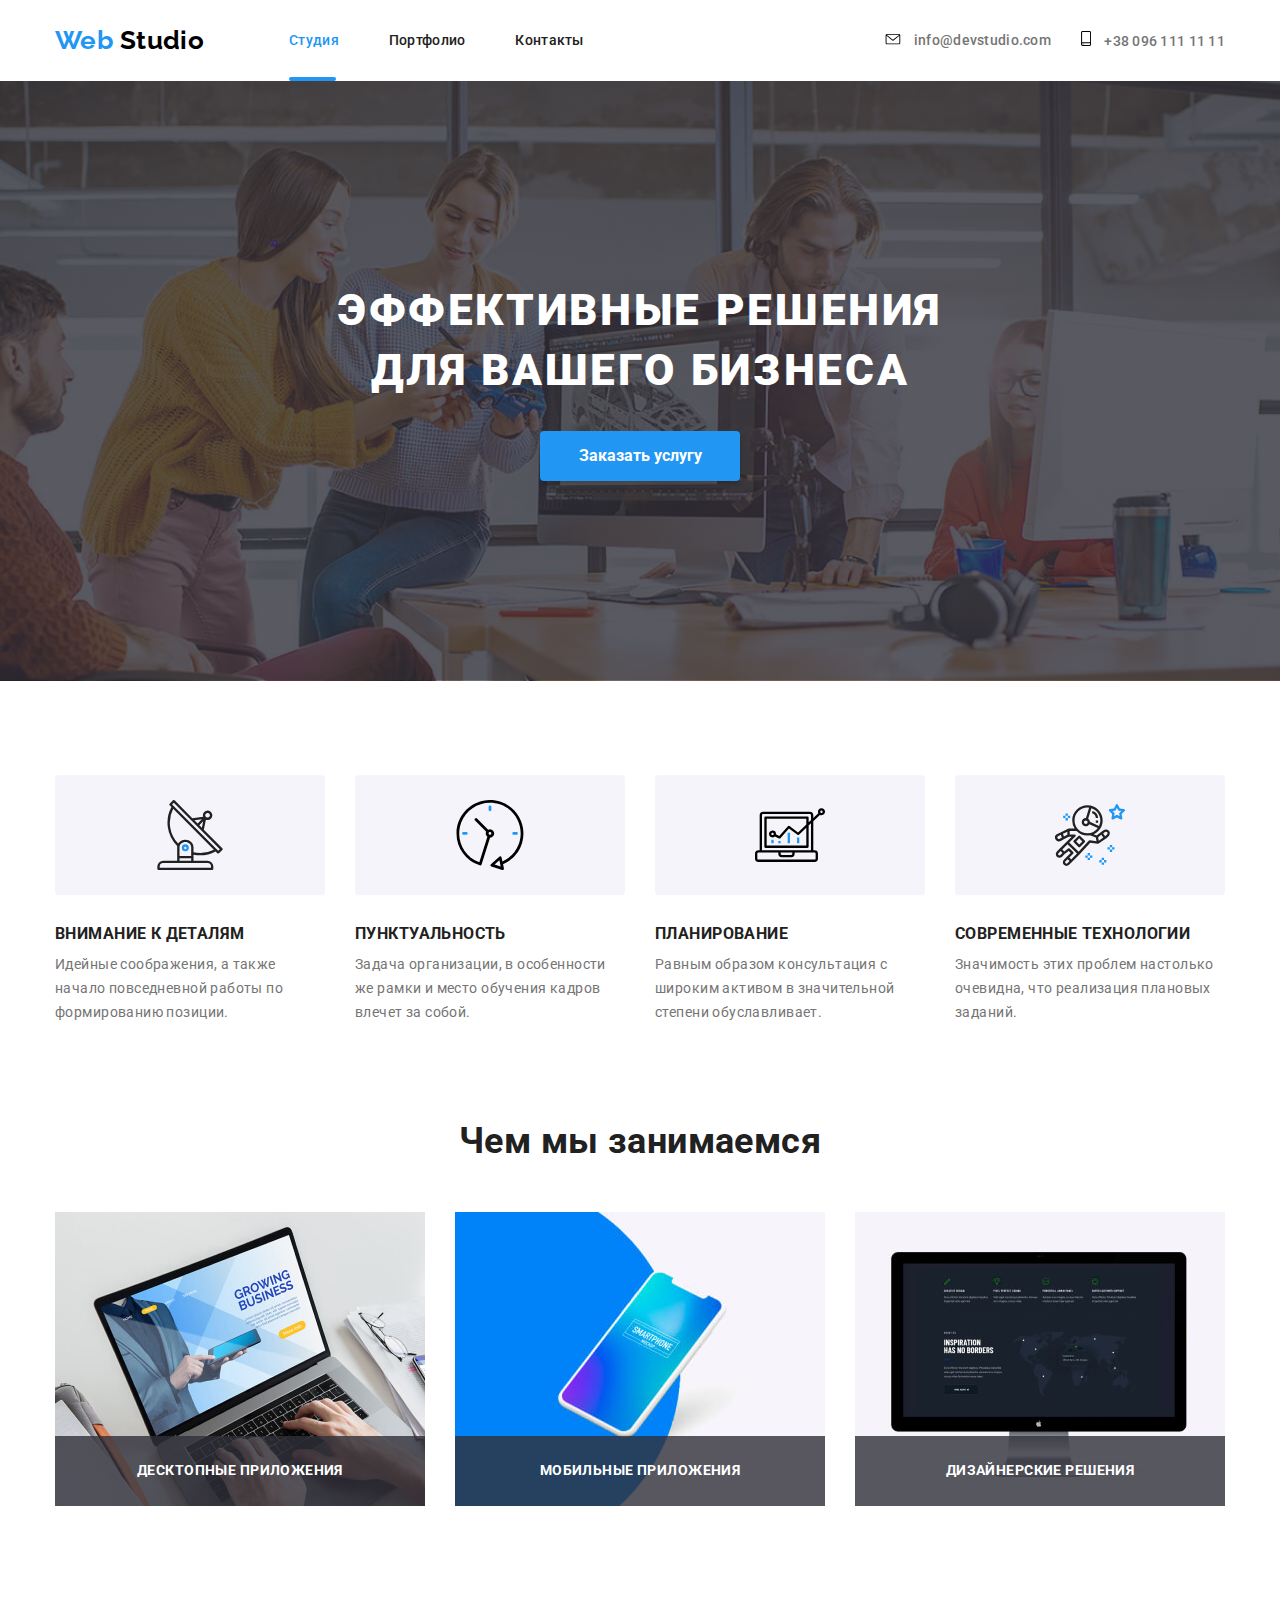
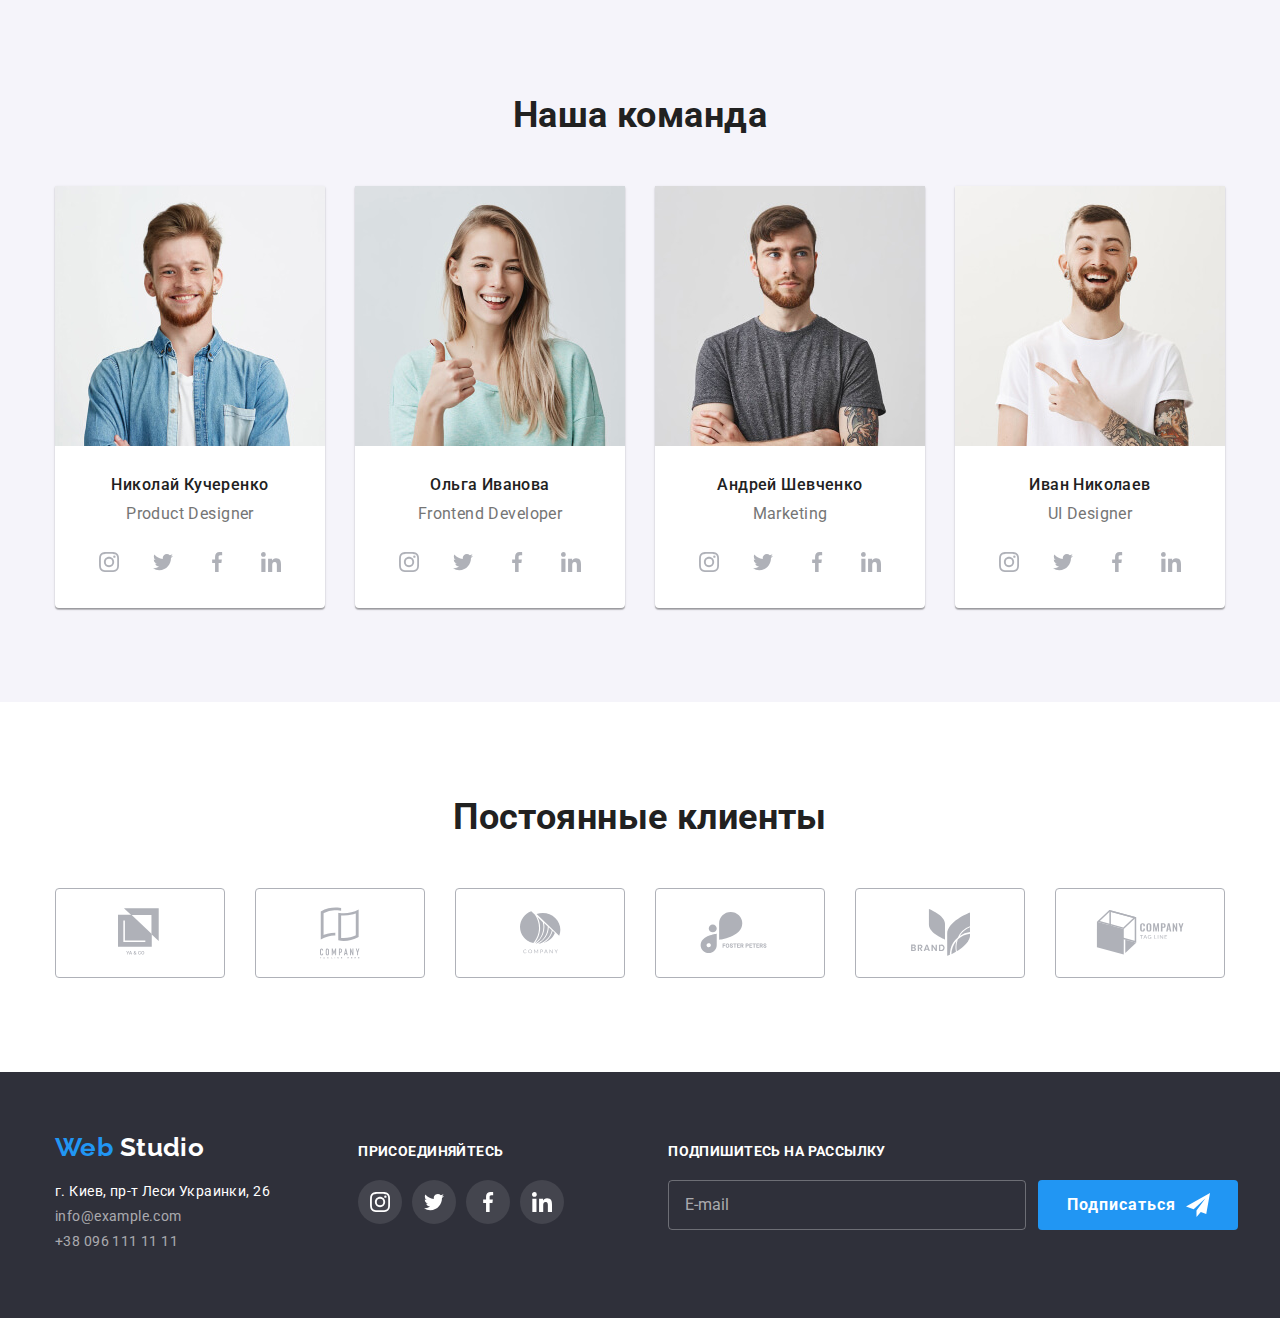
<file: index.html>
<!DOCTYPE html>
<html lang="ru">
  <head>
    <meta charset="UTF-8" />
    <meta name="viewport" content="width=device-width, initial-scale=1.0" />
    <title>Веб Студия</title>
    <link
      href="https://fonts.googleapis.com/css2?family=Raleway:wght@700&family=Roboto:wght@400;500;700;900&display=swap"
      rel="stylesheet"
    />
    <link rel="stylesheet" href="./css/normalize.css" />
    <link rel="stylesheet" href="./css/styles.css" />
  </head>
  <body>
    <!-- Шапка сайта -->
    <header class="header">
      <div class="container">
        <nav class="navigation">
          <a class="logo link" href="./index.html" lang="en"
            ><span class="logo-blue-word link">Web</span> Studio</a
          >
          <ul class="navigation-list list">
            <li class="navigation-list-item current-main">
              <a class="navigation-list-link link" href="./index.html"
                >Студия</a
              >
            </li>
            <li class="navigation-list-item">
              <a class="navigation-list-link link" href="./portfolio.html"
                >Портфолио</a
              >
            </li>
            <li class="navigation-list-item">
              <a class="navigation-list-link link" href="">Контакты</a>
            </li>
          </ul>
        </nav>
        <address class="header-contacts">
          <ul class="header-contacts-list list">
            <li class="header-contacts-list-item">
              <a class="header-mail link" href="mailto:info@devstudio.com">
                <svg
                  class="header-address-icons-svg"
                  width="16px"
                  height="11px"
                >
                  <use href="./images/sprite.svg#icon-envelope"></use>
                </svg>
                info@devstudio.com
              </a>
            </li>
            <li class="header-contacts-list-item">
              <a class="header-phone link" href="tel:+380961111111">
                <svg
                  class="header-address-icons-svg"
                  width="10px"
                  height="15px"
                >
                  <use href="./images/sprite.svg#icon-smartphone"></use>
                </svg>
                +38 096 111 11 11</a
              >
            </li>
          </ul>
        </address>
      </div>
    </header>
    <main class="main">
      <!-- Секция герой -->
      <section class="hero-section">
        <div class="container">
          <h1 class="hero-header">
            Эффективные решения<br />для вашего бизнеса
          </h1>
          <button
            data-modal-open
            class="hero-modal-btn"
            type="button data-modal-open"
          >
            Заказать услугу
          </button>
        </div>
      </section>
      <!-- Наши преимущества -->
      <section class="benefits-section">
        <div class="container">
          <h2 hidden>Наши преимущества</h2>
          <ul class="benefits-list list">
            <li class="benefits-list-item">
              <div class="benefits-list-item-img">
                <svg class="benefits-item-svg">
                  <use href="./images/sprite.svg#icon-antenna"></use>
                </svg>
              </div>
              <h3 class="subtitle">Внимание к деталям</h3>
              <p class="benefits-description">
                Идейные соображения, а также начало повседневной работы по
                формированию позиции.
              </p>
            </li>
            <li class="benefits-list-item">
              <div class="benefits-list-item-img">
                <svg class="benefits-item-svg">
                  <use href="./images/sprite.svg#icon-clock"></use>
                </svg>
              </div>
              <h3 class="subtitle">Пунктуальность</h3>
              <p class="benefits-description">
                Задача организации, в особенности же рамки и место обучения
                кадров влечет за собой.
              </p>
            </li>
            <li class="benefits-list-item">
              <div class="benefits-list-item-img">
                <svg class="benefits-item-svg">
                  <use href="./images/sprite.svg#icon-diagram"></use>
                </svg>
              </div>
              <h3 class="subtitle">Планирование</h3>
              <p class="benefits-description">
                Равным образом консультация с широким активом в значительной
                степени обуславливает.
              </p>
            </li>
            <li class="benefits-list-item">
              <div class="benefits-list-item-img">
                <svg class="benefits-item-svg">
                  <use href="./images/sprite.svg#icon-astronaut"></use>
                </svg>
              </div>
              <h3 class="subtitle">Современные технологии</h3>
              <p class="benefits-description">
                Значимость этих проблем настолько очевидна, что реализация
                плановых заданий.
              </p>
            </li>
          </ul>
        </div>
      </section>
      <!-- Чем мы занимаемся -->
      <section class="operations">
        <div class="container">
          <h2 class="title">Чем мы занимаемся</h2>
          <ul class="operations-list list">
            <li class="operations-list-item">
              <img
                class="operations-list-item-img"
                src="./images/what-we-do/what-we-do-1.jpg"
                alt="Фото ноутбука"
                height="294"
                width="370"
              />
              <p class="subtitle">Десктопные приложения</p>
            </li>
            <li class="operations-list-item">
              <img
                class="operations-list-item-img"
                src="./images/what-we-do/what-we-do-2.jpg"
                alt="Фото смартфона"
                height="294"
                width="370"
              />
              <p class="subtitle">Мобильные приложения</p>
            </li>
            <li class="operations-list-item">
              <img
                class="operations-list-item-img"
                src="./images/what-we-do/what-we-do-3.jpg"
                alt="Фото монитора"
                height="294"
                width="370"
              />
              <p class="subtitle">Дизайнерские решения</p>
            </li>
          </ul>
        </div>
      </section>
      <!-- Наша команда -->
      <section class="team">
        <div class="container">
          <h2 class="title">Наша команда</h2>
          <ul class="team-list list">
            <li class="team-list-items">
              <img
                class="team-list-items-img"
                src="./images/our-team/imgour-team.jpg"
                alt="Фото Николая Кучеренка"
                width="270"
                height="260"
              />
              <h3 class="team-member">Николай Кучеренко</h3>
              <p class="team-position" lang="en">Product Designer</p>
              <address class="team-address">
                <ul class="team-address-list list">
                  <li class="team-address-list-item">
                    <a
                      class="team-social-link link"
                      href=""
                      aria-label="иконка инстаграма"
                    >
                      <svg class="team-social-icons">
                        <use
                          href="./images/sprite.svg#icon-instagram-team"
                        ></use>
                      </svg>
                    </a>
                  </li>
                  <li class="team-address-list-item">
                    <a
                      class="team-social-link link"
                      href=""
                      aria-label="иконка твиттера"
                    >
                      <svg class="team-social-icons">
                        <use href="./images/sprite.svg#icon-twitter-team"></use>
                      </svg>
                    </a>
                  </li>
                  <li class="team-address-list-item">
                    <a
                      class="team-social-link link"
                      href=""
                      aria-label="иконка фейсбука"
                    >
                      <svg class="team-social-icons">
                        <use
                          href="./images/sprite.svg#icon-facebook-team"
                        ></use>
                      </svg>
                    </a>
                  </li>
                  <li class="team-address-list-item">
                    <a
                      class="team-social-link link"
                      href=""
                      aria-label="иконка линкедина"
                    >
                      <svg class="team-social-icons">
                        <use
                          href="./images/sprite.svg#icon-linkedin-team"
                        ></use>
                      </svg>
                    </a>
                  </li>
                </ul>
              </address>
            </li>
            <li class="team-list-items">
              <img
                class="team-list-items-img"
                src="./images/our-team/imgour-team-1.jpg"
                alt="Фото Ольги Ивановой"
                width="270"
                height="260"
              />
              <h3 class="team-member">Ольга Иванова</h3>
              <p class="team-position" lang="en">Frontend Developer</p>
              <address class="team-address">
                <ul class="team-address-list list">
                  <li class="team-address-list-item">
                    <a
                      class="team-social-link link"
                      href=""
                      aria-label="иконка инстаграма"
                    >
                      <svg class="team-social-icons">
                        <use
                          href="./images/sprite.svg#icon-instagram-team"
                        ></use>
                      </svg>
                    </a>
                  </li>
                  <li class="team-address-list-item">
                    <a
                      class="team-social-link link"
                      href=""
                      aria-label="иконка твиттера"
                    >
                      <svg class="team-social-icons">
                        <use href="./images/sprite.svg#icon-twitter-team"></use>
                      </svg>
                    </a>
                  </li>
                  <li class="team-address-list-item">
                    <a
                      class="team-social-link link"
                      href=""
                      aria-label="иконка фейсбука"
                    >
                      <svg class="team-social-icons">
                        <use
                          href="./images/sprite.svg#icon-facebook-team"
                        ></use>
                      </svg>
                    </a>
                  </li>
                  <li class="team-address-list-item">
                    <a
                      class="team-social-link link"
                      href=""
                      aria-label="иконка линкедина"
                    >
                      <svg class="team-social-icons">
                        <use
                          href="./images/sprite.svg#icon-linkedin-team"
                        ></use>
                      </svg>
                    </a>
                  </li>
                </ul>
              </address>
            </li>
            <li class="team-list-items">
              <img
                class="team-list-items-img"
                src="./images/our-team/imgour-team-2.jpg"
                alt="Фото Андрея Шевченка"
                width="270"
                height="260"
              />
              <h3 class="team-member">Андрей Шевченко</h3>
              <p class="team-position" lang="en">Marketing</p>
              <address class="team-address">
                <ul class="team-address-list list">
                  <li class="team-address-list-item">
                    <a
                      class="team-social-link link"
                      href=""
                      aria-label="иконка инстаграма"
                    >
                      <svg class="team-social-icons">
                        <use
                          href="./images/sprite.svg#icon-instagram-team"
                        ></use>
                      </svg>
                    </a>
                  </li>
                  <li class="team-address-list-item">
                    <a
                      class="team-social-link link"
                      href=""
                      aria-label="иконка твиттера"
                    >
                      <svg class="team-social-icons">
                        <use href="./images/sprite.svg#icon-twitter-team"></use>
                      </svg>
                    </a>
                  </li>
                  <li class="team-address-list-item">
                    <a
                      class="team-social-link link"
                      href=""
                      aria-label="иконка фейсбука"
                    >
                      <svg class="team-social-icons">
                        <use
                          href="./images/sprite.svg#icon-facebook-team"
                        ></use>
                      </svg>
                    </a>
                  </li>
                  <li class="team-address-list-item">
                    <a
                      class="team-social-link link"
                      href=""
                      aria-label="иконка линкедина"
                    >
                      <svg class="team-social-icons">
                        <use
                          href="./images/sprite.svg#icon-linkedin-team"
                        ></use>
                      </svg>
                    </a>
                  </li>
                </ul>
              </address>
            </li>
            <li class="team-list-items">
              <img
                class="team-list-items-img"
                src="./images/our-team/imgour-team-3.jpg"
                alt="Фото Ивана Николаева"
                width="270"
                height="260"
              />
              <h3 class="team-member">Иван Николаев</h3>
              <p class="team-position" lang="en">UI Designer</p>
              <address class="team-address">
                <ul class="team-address-list list">
                  <li class="team-address-list-item">
                    <a
                      class="team-social-link link"
                      href=""
                      aria-label="иконка инстаграма"
                    >
                      <svg class="team-social-icons">
                        <use
                          href="./images/sprite.svg#icon-instagram-team"
                        ></use>
                      </svg>
                    </a>
                  </li>
                  <li class="team-address-list-item">
                    <a
                      class="team-social-link link"
                      href=""
                      aria-label="иконка твиттера"
                    >
                      <svg class="team-social-icons">
                        <use href="./images/sprite.svg#icon-twitter-team"></use>
                      </svg>
                    </a>
                  </li>
                  <li class="team-address-list-item">
                    <a
                      class="team-social-link link"
                      href=""
                      aria-label="иконка фейсбука"
                    >
                      <svg class="team-social-icons">
                        <use
                          href="./images/sprite.svg#icon-facebook-team"
                        ></use>
                      </svg>
                    </a>
                  </li>
                  <li class="team-address-list-item">
                    <a
                      class="team-social-link link"
                      href=""
                      aria-label="иконка линкедина"
                    >
                      <svg class="team-social-icons">
                        <use
                          href="./images/sprite.svg#icon-linkedin-team"
                        ></use>
                      </svg>
                    </a>
                  </li>
                </ul>
              </address>
            </li>
          </ul>
        </div>
      </section>
      <!-- Постоянные клиенты -->
      <section class="clients">
        <div class="container">
          <h2 class="title">Постоянные клиенты</h2>
          <ul class="clients-list list">
            <li class="clients-list-item">
              <a class="clients-list-item-link link" href="">
                <svg class="partners-icons" width="45" height="50">
                  <use href="./images/sprite.svg#icon-logo-clients-1"></use>
                </svg>
              </a>
            </li>
            <li class="clients-list-item">
              <a class="clients-list-item-link link" href="">
                <svg class="partners-icons" width="40" height="52">
                  <use href="./images/sprite.svg#icon-logo-clients-2"></use>
                </svg>
              </a>
            </li>
            <li class="clients-list-item">
              <a class="clients-list-item-link link" href="">
                <svg class="partners-icons" width="41" height="43">
                  <use href="./images/sprite.svg#icon-logo-clients-3"></use>
                </svg>
              </a>
            </li>
            <li class="clients-list-item">
              <a class="clients-list-item-link link" href="">
                <svg class="partners-icons" width="80" height="42">
                  <use href="./images/sprite.svg#icon-logo-clients-4"></use>
                </svg>
              </a>
            </li>
            <li class="clients-list-item">
              <a class="clients-list-item-link link" href="">
                <svg class="partners-icons" width="59" height="47">
                  <use href="./images/sprite.svg#icon-logo-clients-5"></use>
                </svg>
              </a>
            </li>
            <li class="clients-list-item">
              <a class="clients-list-item-link link" href="">
                <svg class="partners-icons" width="89" height="45">
                  <use href="./images/sprite.svg#icon-logo-clients-6"></use>
                </svg>
              </a>
            </li>
          </ul>
        </div>
      </section>
    </main>
    <!-- Подвал -->
    <footer class="footer">
      <div class="container">
        <div class="footer-address-container">
          <a class="logo link" href="./index.html" lang="en">
            <span class="logo-blue-word link">Web</span> Studio</a
          >
          <address class="footer-address">
            <ul class="footer-address-list list">
              <li class="footer-address-list-item">
                <a class="footer-street-address link" href=""
                  >г. Киев, пр-т Леси Украинки, 26</a
                >
              </li>
              <li class="footer-address-list-item">
                <a class="footer-mail link" href="mailto:info@example.com"
                  >info@example.com</a
                >
              </li>
              <li class="footer-address-list-item">
                <a class="footer-phone link" href="tel:+380961111111"
                  >+38 096 111 11 11</a
                >
              </li>
            </ul>
          </address>
        </div>
        <div class="footer-container">
          <p class="subtitle">присоединяйтесь</p>
          <ul class="footer-social-list list">
            <li class="footer-social-list-items">
              <a
                class="footer-social-link link"
                href=""
                aria-label="иконка инстаграма"
              >
                <svg class="footer-social-icons">
                  <use href="./images/sprite.svg#icon-instagram-footer"></use>
                </svg>
              </a>
            </li>
            <li class="footer-social-list-items">
              <a
                class="footer-social-link link"
                href=""
                aria-label="иконка твиттера"
              >
                <svg class="footer-social-icons">
                  <use href="./images/sprite.svg#icon-twitter-footer"></use>
                </svg>
              </a>
            </li>
            <li class="footer-social-list-items">
              <a
                class="footer-social-link link"
                href=""
                aria-label="иконка фейсбука"
              >
                <svg class="footer-social-icons">
                  <use href="./images/sprite.svg#icon-facebook-footer"></use>
                </svg>
              </a>
            </li>
            <li class="footer-social-list-items">
              <a
                class="footer-social-link link"
                href=""
                aria-label="иконка линкедина"
              >
                <svg class="footer-social-icons">
                  <use href="./images/sprite.svg#icon-linkedin-footer"></use>
                </svg>
              </a>
            </li>
          </ul>
        </div>
        <div class="footer-container">
          <p class="subtitle">Подпишитесь на рассылку</p>
          <form action="#" method="GET" autocomplete="on">
            <input
              class="footer-input"
              type="email"
              name="subscribers-email"
              placeholder="E-mail"
              required
            />
            <button class="footer-mdl-bttn" type="submit">
              Подписаться
              <svg class="footer-icon-send" width="24px" height="24px">
                <use href="./images/sprite.svg#footer-icon-send"></use>
              </svg>
            </button>
          </form>
        </div>
      </div>
    </footer>
    <!-- Модальное окно -->
    <div data-modal class="backdrop is-hidden">
      <form action="#" class="hero-btn-form">
        <h2 class="hero-btn-title">
          Оставьте свои данные, мы вам перезвоним
        </h2>
        <div class="hero-form-field">
          <input
            type="text"
            class="hero-form-input"
            name="user-name"
            id="user-name"
            placeholder=" "
            required
            minlength="2"
          />
          <label for="user-name" class="hero-form-label">Имя</label>
          <svg class="hero-form-label-svg" width="18" height="18">
            <use href="./images/sprite.svg#icon-person-form"></use>
          </svg>
        </div>
        <div class="hero-form-field">
          <input
            type="tel"
            class="hero-form-input"
            name="user-tel"
            id="user-tel"
            placeholder=" "
            pattern="[0-9]{10}"
            required
          />

          <label for="user-tel" class="hero-form-label">Телефон</label>
          <svg class="hero-form-label-svg" width="18" height="18">
            <use href="./images/sprite.svg#icon-phone-form"></use>
          </svg>
        </div>
        <div class="hero-form-field">
          <input
            type="email"
            class="hero-form-input"
            name="user-mail"
            id="user-mail"
            placeholder=" "
            required
          />

          <label for="user-mail" class="hero-form-label">Почта</label>
          <svg class="hero-form-label-svg" width="18" height="18">
            <use href="./images/sprite.svg#icon-email-form"></use>
          </svg>
        </div>
        <div class="hero-form-field">
          <textarea
            class="hero-form-input form-textarea"
            name="user-comment"
            id="user-comment-area"
            placeholder=" "
          ></textarea>
          <label for="user-comment-area" class="form-textarea-label"
            >Комментарий</label
          >
        </div>
        <div class="checkbox-div">
          <input
            type="checkbox"
            value="agree"
            name="checkbox-agree"
            id="checkbox-agree-id"
            class="checkbox-input-text"
            required
          />
          <label for="checkbox-agree-id" class="checkbox-text"
            >Соглашаюсь с рассылкой и принимаю
            <a class="checkbox-agree-link">Условия договора</a>
          </label>
        </div>
        <button class="hero-button-form" type="submit">Отправить</button>
        <button data-modal-close type="button" class="close-form-button">
          <svg class="close-form-svg" width="11" height="8">
            <use href="./images/sprite.svg#icon-close-button"></use>
          </svg>
        </button>
      </form>
    </div>

    <script src="./js/modal.js"></script>
  </body>
</html>
</file>
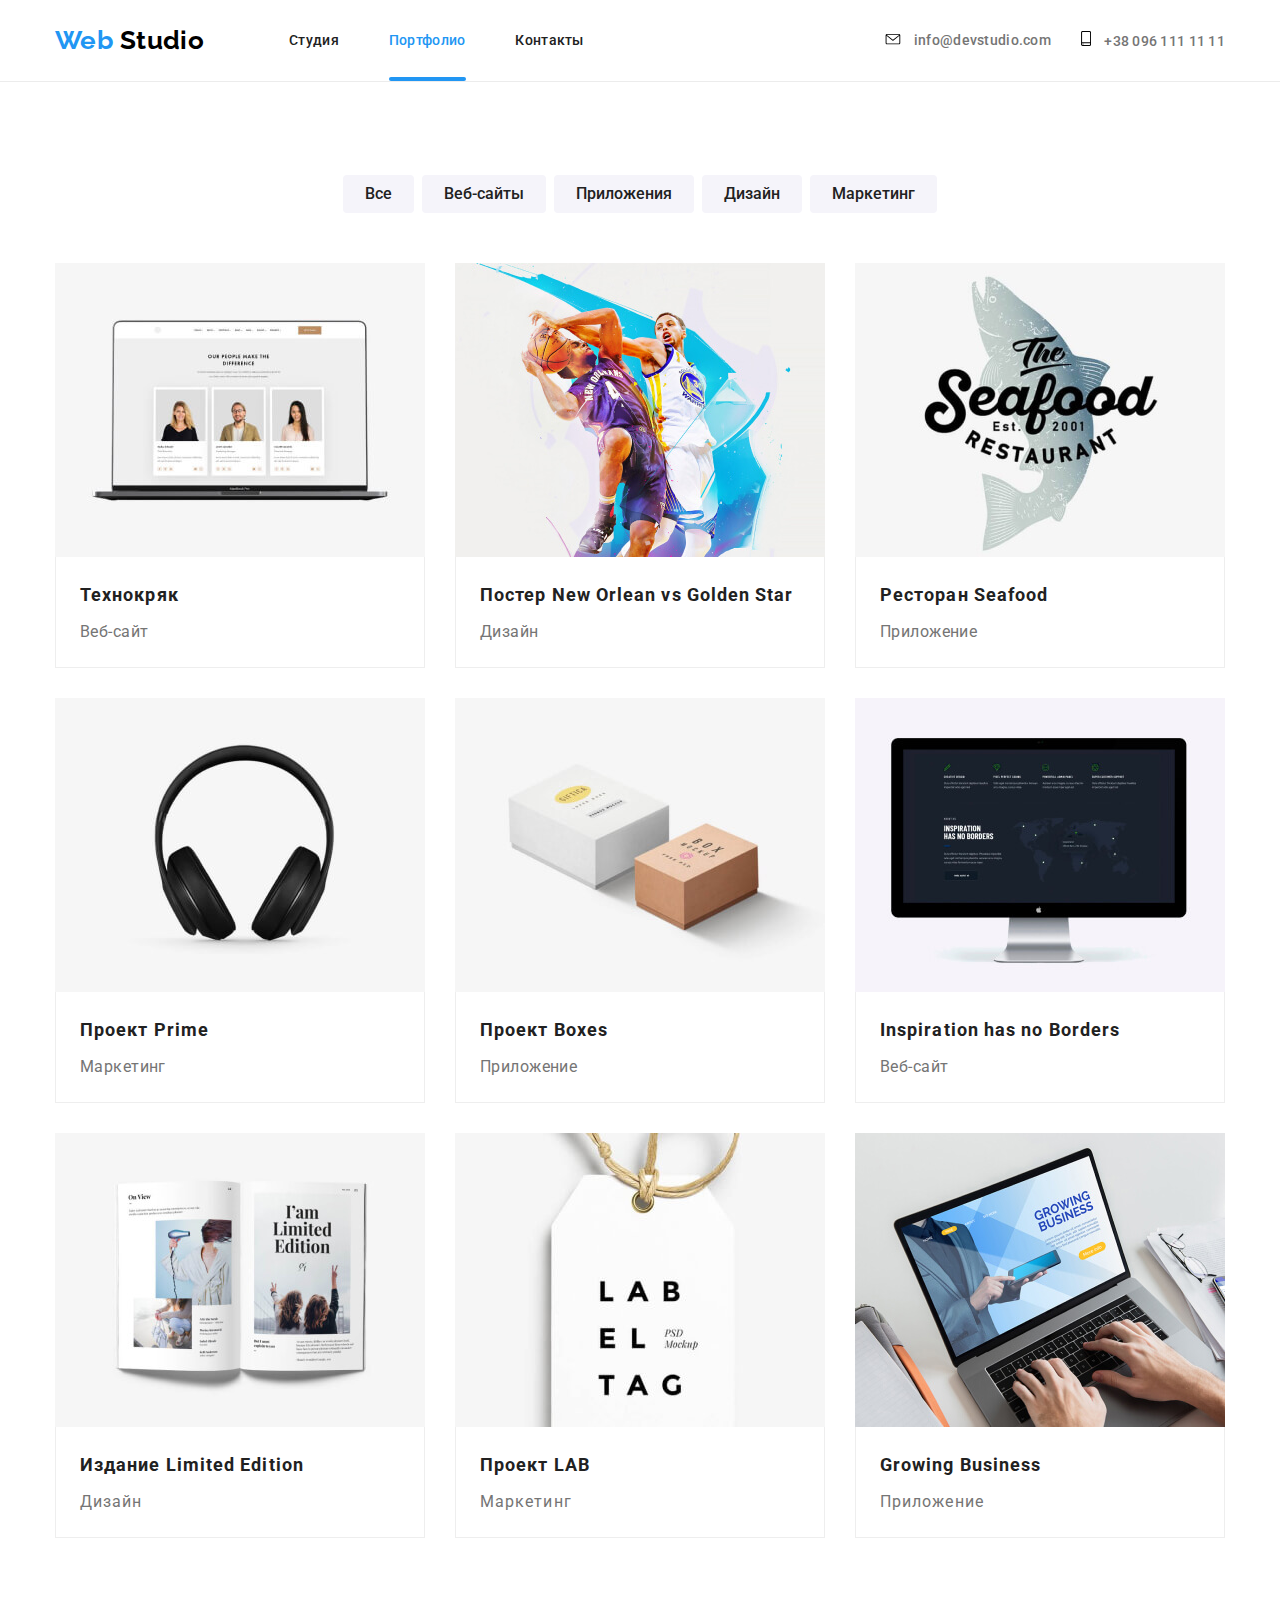
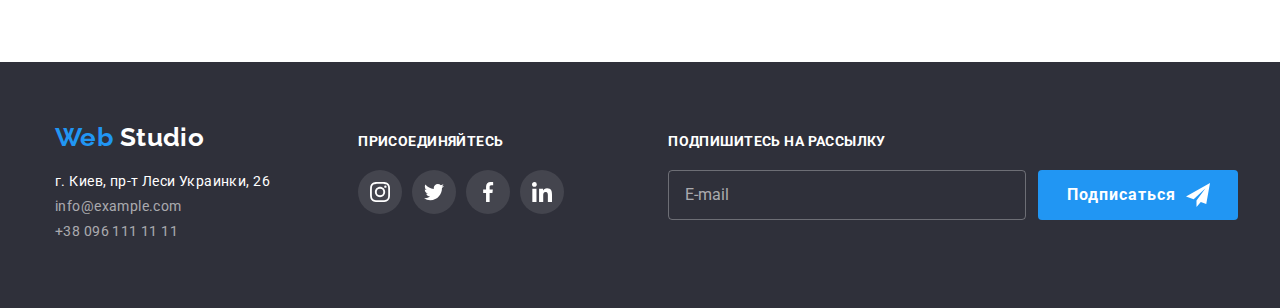
<file: portfolio.html>
<!DOCTYPE html>
<html lang="ru">
  <head>
    <meta charset="UTF-8" />
    <meta name="viewport" content="width=device-width, initial-scale=1.0" />
    <title>Веб Студия</title>
    <link
      href="https://fonts.googleapis.com/css2?family=Raleway:wght@700&family=Roboto:wght@400;500;700;900&display=swap"
      rel="stylesheet"
    />
    <link rel="stylesheet" href="./css/normalize.css" />
    <link rel="stylesheet" href="./css/styles.css" />
  </head>

  <body>
    <!-- Шапка сайта -->
    <header class="header portfolio-header">
      <div class="container">
        <nav class="navigation">
          <a class="logo link" href="./index.html" lang="en"
            ><span class="logo-blue-word link">Web</span> Studio</a
          >
          <ul class="navigation-list list">
            <li class="navigation-list-item">
              <a class="navigation-list-link link" href="./index.html"
                >Студия</a
              >
            </li>
            <li class="navigation-list-item current-portfolio">
              <a class="navigation-list-link link" href="./portfolio.html"
                >Портфолио</a
              >
            </li>
            <li class="navigation-list-item">
              <a class="navigation-list-link link" href="">Контакты</a>
            </li>
          </ul>
        </nav>
        <address class="header-contacts">
          <ul class="header-contacts-list list">
            <li class="header-contacts-list-item">
              <a class="header-mail link" href="mailto:info@devstudio.com">
                <svg
                  class="header-address-icons-svg"
                  width="16px"
                  height="11px"
                >
                  <use href="./images/sprite.svg#icon-envelope"></use>
                </svg>
                info@devstudio.com
              </a>
            </li>
            <li class="header-contacts-list-item">
              <a class="header-phone link" href="tel:+380961111111">
                <svg
                  class="header-address-icons-svg"
                  width="10px"
                  height="15px"
                >
                  <use href="./images/sprite.svg#icon-smartphone"></use>
                </svg>
                +38 096 111 11 11</a
              >
            </li>
          </ul>
        </address>
      </div>
    </header>
    <!-- Секция main -->
    <main class="portfolio-main">
      <div class="portfolio-buttons container">
        <h1 hidden>Примеры работ</h1>
        <ul class="btn-list list">
          <li class="btn-list-item">
            <button class="portfolio-modal-btn" type="button">Все</button>
          </li>
          <li class="btn-list-item">
            <button class="portfolio-modal-btn" type="button">Веб-сайты</button>
          </li>
          <li class="btn-list-item">
            <button class="portfolio-modal-btn" type="button">
              Приложения
            </button>
          </li>
          <li class="btn-list-item">
            <button class="portfolio-modal-btn" type="button">Дизайн</button>
          </li>
          <li class="btn-list-item">
            <button class="portfolio-modal-btn" type="button">Маркетинг</button>
          </li>
        </ul>
      </div>
      <!-- Примеры работ -->
      <section class="portfolio-examples">
        <div class="container">
          <ul class="portfolio-examples-list list">
            <li class="portfolio-examples-list-item">
              <div class="portfolio-image">
                <img
                  class="portfolio-examples-image"
                  src="./images/portfolio/imgportfolio.jpg"
                  alt="Фото ноутбука с открытой страницей сайта Технокряк"
                />
                <p class="overlay-portfolio-description">
                  Технокряк это современная площадка распространения
                  коронавируса. Компании используют эту платформу для цифрового
                  шпионажа и атак на защищённые сервера конкурентов.
                </p>
              </div>
              <div class="portfolio-item-description">
                <h2 class="portfolio-subtitle">Технокряк</h2>
                <p class="portfolio-type">Веб-сайт</p>
              </div>
            </li>
            <li class="portfolio-examples-list-item">
              <img
                class="portfolio-examples-image"
                src="./images/portfolio/imgportfolio-1.jpg"
                alt="Изображение постера с двумя баскетболистами"
              />
              <div class="portfolio-item-description">
                <h2 class="portfolio-subtitle">
                  Постер <span lang="en">New Orlean vs Golden Star</span>
                </h2>
                <p class="portfolio-type">Дизайн</p>
              </div>
            </li>
            <li class="portfolio-examples-list-item">
              <img
                class="portfolio-examples-image"
                src="./images/portfolio/imgportfolio-2.jpg"
                alt="Логотип ресторана Сифуд"
              />
              <div class="portfolio-item-description">
                <h2 class="portfolio-subtitle">
                  Ресторан <span lang="en">Seafood</span>
                </h2>
                <p class="portfolio-type">Приложение</p>
              </div>
            </li>
            <li class="portfolio-examples-list-item">
              <img
                class="portfolio-examples-image"
                src="./images/portfolio/imgportfolio-3.jpg"
                alt="Фото черных наушников"
              />
              <div class="portfolio-item-description">
                <h2 class="portfolio-subtitle">
                  Проект <span lang="en">Prime</span>
                </h2>
                <p class="portfolio-type">Маркетинг</p>
              </div>
            </li>
            <li class="portfolio-examples-list-item">
              <img
                class="portfolio-examples-image"
                src="./images/portfolio/imgportfolio-4.jpg"
                alt="Фото двух коробок: белого и светло-коричневого цвета"
              />
              <div class="portfolio-item-description">
                <h2 class="portfolio-subtitle">Проект Boxes</h2>
                <p class="portfolio-type">Приложение</p>
              </div>
            </li>
            <li class="portfolio-examples-list-item">
              <img
                class="portfolio-examples-image"
                src="./images/portfolio/imgportfolio-5.jpg"
                alt="Фото монитора"
              />
              <div class="portfolio-item-description">
                <h2 class="portfolio-subtitle" lang="en">
                  Inspiration has no Borders
                </h2>
                <p class="portfolio-type">Веб-сайт</p>
              </div>
            </li>
            <li class="portfolio-examples-list-item">
              <img
                class="portfolio-examples-image"
                src="./images/portfolio/imgportfolio-6.jpg"
                alt="Фото раскрытого журнала Лимитед Эдишн"
              />
              <div class="portfolio-item-description">
                <h2 class="portfolio-subtitle">
                  Издание <span lang="en">Limited Edition</span>
                </h2>
                <p class="portfolio-type">Дизайн</p>
              </div>
            </li>
            <li class="portfolio-examples-list-item">
              <img
                class="portfolio-examples-image"
                src="./images/portfolio/imgportfolio-7.jpg"
                alt="Изображение белой бирки с логотипом проекта ЛАБ"
              />
              <div class="portfolio-item-description">
                <h2 class="portfolio-subtitle">
                  Проект <span lang="en">LAB</span>
                </h2>
                <p class="portfolio-type">Маркетинг</p>
              </div>
            </li>
            <li class="portfolio-examples-list-item">
              <img
                class="portfolio-examples-image"
                src="./images/portfolio/imgportfolio-8.jpg"
                alt="Фото открытого ноутбука"
              />
              <div class="portfolio-item-description">
                <h2 class="portfolio-subtitle" lang="en">Growing Business</h2>
                <p class="portfolio-type">Приложение</p>
              </div>
            </li>
          </ul>
        </div>
      </section>
    </main>
    <!-- Подвал -->
    <footer class="footer">
      <div class="container">
        <div class="footer-address-container">
          <a class="logo link" href="./index.html" lang="en">
            <span class="logo-blue-word link">Web</span> Studio</a
          >
          <address class="footer-address">
            <ul class="footer-address-list list">
              <li class="footer-address-list-item">
                <a class="footer-street-address link" href=""
                  >г. Киев, пр-т Леси Украинки, 26</a
                >
              </li>
              <li class="footer-address-list-item">
                <a class="footer-mail link" href="mailto:info@example.com"
                  >info@example.com</a
                >
              </li>
              <li class="footer-address-list-item">
                <a class="footer-phone link" href="tel:+380961111111"
                  >+38 096 111 11 11</a
                >
              </li>
            </ul>
          </address>
        </div>
        <div class="footer-container">
          <p class="subtitle">присоединяйтесь</p>
          <ul class="footer-social-list list">
            <li class="footer-social-list-items">
              <a
                class="footer-social-link link"
                href=""
                aria-label="иконка инстаграма"
              >
                <svg class="footer-social-icons">
                  <use href="./images/sprite.svg#icon-instagram-footer"></use>
                </svg>
              </a>
            </li>
            <li class="footer-social-list-items">
              <a
                class="footer-social-link link"
                href=""
                aria-label="иконка твиттера"
              >
                <svg class="footer-social-icons">
                  <use href="./images/sprite.svg#icon-twitter-footer"></use>
                </svg>
              </a>
            </li>
            <li class="footer-social-list-items">
              <a
                class="footer-social-link link"
                href=""
                aria-label="иконка фейсбука"
              >
                <svg class="footer-social-icons">
                  <use href="./images/sprite.svg#icon-facebook-footer"></use>
                </svg>
              </a>
            </li>
            <li class="footer-social-list-items">
              <a
                class="footer-social-link link"
                href=""
                aria-label="иконка линкедина"
              >
                <svg class="footer-social-icons">
                  <use href="./images/sprite.svg#icon-linkedin-footer"></use>
                </svg>
              </a>
            </li>
          </ul>
        </div>
        <div class="footer-container">
          <p class="subtitle">Подпишитесь на рассылку</p>
          <form action="#" method="GET" autocomplete="on">
            <input
              class="footer-input"
              type="email"
              name="subscribers-email"
              placeholder="E-mail"
            />
            <button class="footer-mdl-bttn" type="submit">
              Подписаться
              <svg class="footer-icon-send" width="24px" height="24px">
                <use href="./images/sprite.svg#footer-icon-send"></use>
              </svg>
            </button>
          </form>
        </div>
      </div>
    </footer>
  </body>
</html>
</file>
<file: css/styles.css>
:root {
  --main-font: "Roboto", sans-serif;
  --secondary-font: "Raleway", sans-serif;
  --text-dark-background-color: #ffffff;
  --text-light-background-color: #757575;
  --title-dark-background-color: #ffffff;
  --title-light-background-color: #212121;
  --accent-color: #2196f3;
}

html {
  box-sizing: border-box;
}

*,
*::before,
*::after {
  box-sizing: inherit;
  margin: 0;
  padding: 0;
}

.link {
  text-decoration: none;
}

.list {
  list-style: none;
}

.container {
  width: 1200px;
  padding-left: 15px;
  padding-right: 15px;
  margin-left: auto;
  margin-right: auto;
}

body {
  background-color: #ffffff;
  font-family: var(--main-font);
  font-size: 14px;
  color: var(--title-light-background-color);
  letter-spacing: 0.03em;
}

h1 {
  margin: 0;
}

img {
  display: block;
}

/* HEADER */
.navigation-list-item {
  padding-top: 32px;
  padding-bottom: 32px;
}

.navigation-list {
  display: flex;
  padding-left: 0px;
}

.navigation {
  display: flex;
  align-items: center;
}

.navigation-list-item:not(:last-child) {
  margin-right: 50px;
}

.current-main .navigation-list-link {
  color: var(--accent-color);
}

.current-main::after {
  position: absolute;
  display: block;
  content: "";
  margin-left: auto;
  margin-right: auto;
  margin-top: 28px;
  width: 47px;
  height: 4px;
  background-color: var(--accent-color);
  border-radius: 2px;
}

.logo {
  margin-right: 85px;
}

.header .container {
  display: flex;
  align-items: center;
  justify-content: space-between;
}

.logo,
.logo-blue-word {
  font-family: "Raleway";
  font-weight: bold;
  font-size: 26px;
  line-height: 1.19;
  color: #000000;
}

.logo-blue-word {
  color: var(--accent-color);
}

.header-contacts-list {
  display: flex;
  padding-left: 0px;
}

.header-contacts-list-item {
  display: flex;
  align-items: center;
}

.header-contacts-list-item:not(:last-child) {
  margin-right: 30px;
}

.header-address-icons-svg {
  margin-right: 10px;
  transition: fill 250ms cubic-bezier(0.4, 0, 0.2, 1);
}

.header-phone:hover .header-address-icons-svg,
.header-phone:focus .header-address-icons-svg {
  fill: var(--accent-color);
  color: var(--accent-color);
}

.header-mail:hover .header-address-icons-svg,
.header-mail:focus .header-address-icons-svg {
  fill: var(--accent-color);
  color: var(--accent-color);
}

.navigation-list-link,
.header-mail,
.header-phone {
  font-weight: 500;
  line-height: 1.14;
  letter-spacing: 0.02em;
  color: var(--title-light-background-color);
  transition: color 250ms cubic-bezier(0.4, 0, 0.2, 1);
}

.header-contacts .link {
  color: var(--text-light-background-color);
}

.navigation-list-link:hover,
.navigation-list-link:focus,
.header-mail:hover,
.header-phone:hover,
.header-mail:focus,
.header-phone:focus {
  color: var(--accent-color);
}

.header-mail,
.header-phone {
  font-style: normal;
}

/* HERO */
.hero-section {
  position: relative;
  background-image: linear-gradient(
      rgba(47, 48, 58, 0.8),
      rgba(47, 48, 58, 0.8)
    ),
    url(../images/Hero-img.jpg);
  max-width: 1600px;
  background-repeat: no-repeat;
  background-position: center;
  margin-right: auto;
  margin-left: auto;
}

.hero-section {
  padding-top: 200px;
  padding-bottom: 200px;
}

.hero-header {
  margin-bottom: 30px;

  font-weight: 900;
  font-size: 44px;
  line-height: 1.36;
  text-align: center;
  letter-spacing: 0.06em;
  text-transform: uppercase;
  color: var(--title-dark-background-color);
}

.hero-modal-btn {
  width: 200px;
  height: 50px;
  margin-right: auto;
  margin-left: auto;
  font-weight: bold;
  font-size: 16px;
  line-height: 1.87;
  display: block;
  text-align: center;
  color: var(--text-dark-background-color);
  background-color: var(--accent-color);
  border-radius: 4px;
  border: none;
  box-shadow: 0px 4px 4px rgba(0, 0, 0, 0.15);
  transition: 250s cubic-bezier(0.4, 0, 0.2, 1);
  cursor: pointer;
}

/* MAIN */
.title {
  font-weight: bold;
  font-size: 36px;
  line-height: 1.17;
  text-align: center;
  margin-bottom: 50px;
}

.subtitle {
  font-weight: bold;
  line-height: 1.14;
  text-transform: uppercase;
}

.benefits-section {
  padding-top: 94px;
  padding-bottom: 47px;
}

.benefits-item-svg {
  width: 70px;
  height: 70px;
}

.benefits-list-item-img {
  display: flex;
  align-items: center;
  justify-content: center;
  width: 270px;
  height: 120px;
  margin-bottom: 30px;
  background-color: #f5f4fa;
  border-radius: 4px;
}

.benefits-list-item .subtitle {
  margin-bottom: 10px;
}

.benefits-list {
  display: flex;
  align-items: center;
}

.benefits-list-item {
  width: 270px;
  height: 251px;
}

.benefits-list-item:not(:last-child) {
  margin-right: 30px;
}

.benefits-description {
  font-weight: normal;
  line-height: 1.71;
  color: var(--text-light-background-color);
}

.operations {
  padding-top: 47px;
  padding-bottom: 94px;
}

.operations-list {
  display: flex;
  align-items: center;
}

.operations-list-item:not(:last-child) {
  margin-right: 30px;
}

.operations-list-item {
  position: relative;
}

.operations .subtitle {
  display: block;
  position: absolute;
  text-align: center;
  left: 0;
  bottom: 0;
  color: var(--title-dark-background-color);
  width: 100%;
  height: 70px;
  background-color: rgba(47, 48, 58, 0.8);
  padding-top: 27px;
  padding-bottom: 27px;
}

/* TEAM */
.team {
  padding-top: 94px;
  padding-bottom: 94px;
  background-color: #f5f4fa;
}

.team-list {
  display: flex;
  align-items: center;
}

.team-list-items {
  background-color: var(--text-dark-background-color);
  box-shadow: 0px 2px 1px rgba(0, 0, 0, 0.2), 0px 1px 1px rgba(0, 0, 0, 0.14),
    0px 1px 3px rgba(0, 0, 0, 0.12);
  border-radius: 0px 0px 4px 4px;
}
.team-list-items:not(:last-child) {
  margin-right: 30px;
}

.team-list-items-img {
  margin-bottom: 30px;
}

.team-member {
  margin-bottom: 10px;

  font-weight: 500;
  font-size: 16px;
  line-height: 1.18;
  text-align: center;
}

.team-position {
  margin-bottom: 16px;

  font-weight: normal;
  font-size: 16px;
  line-height: 1.18;
  text-align: center;
  color: var(--text-light-background-color);
}

.team-address-list {
  display: flex;
  align-items: center;
  justify-content: center;
  margin-bottom: 24px;
}

.team-address-list-item:not(:last-child) {
  margin-right: 10px;
}

.team-social-link {
  display: flex;
  align-items: center;
  justify-content: center;
  height: 44px;
  width: 44px;
  border-radius: 50%;
  background-color: var(--text-dark-background-color);
  transition: background-color 250ms cubic-bezier(0.4, 0, 0.2, 1),
    color 250ms cubic-bezier(0.4, 0, 0.2, 1);
}

.team-social-icons {
  width: 20px;
  height: 20px;
  fill: #afb1b8;
}

.team-social-link:hover,
.team-social-link:focus {
  background-color: var(--accent-color);
}

.team-social-link:hover .team-social-icons,
.team-social-link:focus .team-social-icons {
  fill: var(--text-dark-background-color);
}

/* CLIENTS */

.clients {
  padding-top: 94px;
  padding-bottom: 94px;
}

.clients-list {
  display: flex;
  align-items: center;
}

.clients-list-item-link {
  display: flex;
  align-items: center;
  justify-content: center;
  width: 170px;
  height: 90px;
  border: 1px solid #afb1b8;
  border-radius: 4px;
  fill: #afb1b8;
  transition: fill 250ms cubic-bezier(0.4, 0, 0.2, 1),
    border 250ms cubic-bezier(0.4, 0, 0.2, 1);
}

.clients-list-item-link:hover,
.clients-list-item-link:focus {
  fill: var(--accent-color);
  border: 1px solid var(--accent-color);
}

.clients-list-item-link:hover .partners-icons,
.clients-list-item-link:focus .partners-icons {
  fill: var(--accent-color);
}

.clients-list-item:not(:last-child) {
  margin-right: 30px;
}

/* FOOTER */

.footer {
  background: #2f303a;
}

.footer .container {
  display: flex;
  align-items: baseline;
  padding-top: 60px;
  padding-bottom: 60px;
}

.footer-social-list {
  display: flex;
  align-items: center;
}

.footer-social-list-items {
  display: flex;
  align-items: center;
  justify-content: center;
  height: 44px;
  width: 44px;
  margin-right: 10px;
}

.footer-social-link {
  display: flex;
  align-items: center;
  justify-content: center;
  height: 44px;
  width: 44px;
  border-radius: 50%;
  background-color: rgba(255, 255, 255, 0.1);
  transition: background-color 250ms cubic-bezier(0.4, 0, 0.2, 1),
    color 250ms cubic-bezier(0.4, 0, 0.2, 1);
}

.footer-social-icons {
  width: 20px;
  height: 20px;
  fill: var(--text-dark-background-color);
}

.footer-social-link:hover,
.footer-social-link:focus {
  background-color: var(--accent-color);
}

.footer-street-address,
.footer-mail,
.footer-phone {
  font-weight: normal;
  font-style: normal;
  line-height: 1, 71;
  color: rgba(255, 255, 255, 0.6);
  transition: color 250ms cubic-bezier(0.4, 0, 0.2, 1);
}

.footer-container:not(:last-child) {
  margin-right: 94px;
}

.footer-street-address,
.footer-container .subtitle {
  color: var(--title-dark-background-color);
}

.footer-street-address:hover,
.footer-mail:hover,
.footer-phone:hover,
.footer-street-address:focus,
.footer-mail:focus,
.footer-phone:focus {
  color: var(--accent-color);
}

.footer .logo {
  display: block;
  color: var(--text-dark-background-color);
  margin-bottom: 20px;
}

.footer-address-list-item {
  margin-bottom: 9px;
}

.footer-container .subtitle {
  margin-bottom: 20px;
}

.footer-address-container {
  margin-right: 69px;
}

.footer-input {
  width: 358px;
  height: 50px;
  border: 1px solid rgba(255, 255, 255, 0.3);
  border-radius: 4px;
  background-color: transparent;
  margin-right: 12px;
  padding-top: 15px;
  padding-bottom: 15px;
  padding-left: 16px;
  color: var(--text-dark-background-color);
  transition: border 250ms cubic-bezier(0.4, 0, 0.2, 1);
}

.footer-input:focus {
  border: 1px solid var(--accent-color);
  outline: none;
}

.footer-input::placeholder {
  font-size: 16px;
  line-height: 1.25;
  align-items: center;
  color: rgba(255, 255, 255, 0.6);
}

.footer-mdl-bttn {
  position: absolute;
  display: inline-flex;
  align-items: center;
  justify-content: center;
  width: 200px;
  height: 50px;
  background-color: var(--accent-color);
  border: none;
  border-radius: 4px;
  font-weight: bold;
  font-size: 16px;
  line-height: 1.87;
  font-family: var(--main-font);
  letter-spacing: 0.06em;
  color: var(--text-dark-background-color);
  padding-top: 10px;
  padding-right: 28px;
  padding-bottom: 10px;
  padding-left: 29px;
  cursor: pointer;
}

.footer-icon-send {
  margin-left: 10px;
  fill: var(--text-dark-background-color);
}

/* PORTFOLIO */
.portfolio-header {
  border-bottom: 1px solid #ececec;
}
.portfolio-buttons {
  padding-bottom: 50px;
}

.portfolio-main {
  padding-top: 93px;
  padding-bottom: 94px;
}

.current-portfolio .navigation-list-link {
  color: var(--accent-color);
}
.current-portfolio::after {
  position: absolute;
  display: block;
  content: "";
  margin-left: auto;
  margin-right: auto;
  margin-top: 28px;
  width: 77px;
  height: 4px;
  background-color: #2196f3;
  border-radius: 2px;
}

.btn-list {
  display: flex;
  align-items: center;
  justify-content: center;
}

.btn-list-item:not(:last-child) {
  margin-right: 8px;
}

.portfolio-modal-btn {
  padding-top: 6px;
  padding-bottom: 6px;
  padding-left: 22px;
  padding-right: 22px;
  border-radius: 4px;
  border: 0px;

  font-weight: 500;
  font-size: 16px;
  line-height: 1.63;
  text-align: center;
  color: var(--title-light-background-color);
  background-color: #f5f4fa;
  cursor: pointer;
  transition: background-color 250ms cubic-bezier(0.4, 0, 0.2, 1),
    color 250ms cubic-bezier(0.4, 0, 0.2, 1);
}

.portfolio-modal-btn:hover,
.portfolio-modal-btn:focus {
  color: var(--text-dark-background-color);
  background-color: var(--accent-color);
  box-shadow: 0px 2px 2px rgba(0, 0, 0, 0.12), 0px 1px 2px rgba(0, 0, 0, 0.08),
    0px 3px 1px rgba(0, 0, 0, 0.1);
}

.portfolio-examples-list {
  display: flex;
  align-items: center;
  flex-wrap: wrap;
}

.portfolio-examples-list-item {
  width: 370px;
  margin-right: 30px;
  margin-bottom: 30px;
}

.portfolio-item-description {
  border-right: 1px solid #eeeeee;
  border-bottom: 1px solid #eeeeee;
  border-left: 1px solid #eeeeee;
  padding-top: 20px;
  padding-right: 24px;
  padding-bottom: 20px;
  padding-left: 24px;
}

.portfolio-examples-list-item:hover,
.portfolio-examples-list-item:focus {
  box-shadow: 1px 4px 6px rgba(0, 0, 0, 0.16), 0px 4px 4px rgba(0, 0, 0, 0.06),
    0px 1px 1px rgba(0, 0, 0, 0.12);
}

.portfolio-image {
  position: relative;
  overflow: hidden;
}

.overlay-portfolio-description {
  position: absolute;
  top: 0;
  left: 0;
  padding-top: 63px;
  padding-bottom: 63px;
  padding-left: 24px;
  padding-right: 24px;
  width: 100%;
  height: 100%;
  transform: translatey(100%);
  background: rgba(33, 150, 243, 0.9);
  font-size: 18px;
  line-height: 1.56;
  color: var(--text-dark-background-color);
}

.portfolio-examples-list-item:hover .overlay-portfolio-description {
  transform: translatey(0);
  transition-duration: 250ms;
  transition-timing-function: cubic-bezier(0.4, 0, 0.2, 1);
}

.portfolio-subtitle {
  margin-bottom: 4px;
  font-family: var(--main-font);
  font-weight: bold;
  font-size: 18px;
  line-height: 36px;
  letter-spacing: 0.06em;
}

.portfolio-examples-list-item:nth-child(3n) {
  margin-right: 0px;
}

.portfolio-examples-list-item:nth-last-child(-n + 3) {
  font-weight: bold;
  font-size: 18px;
  line-height: 2;
  letter-spacing: 0.06em;
  color: var(--title-light-background-color);
}

.portfolio-type {
  font-weight: normal;
  font-size: 16px;
  line-height: 1.87;
  color: var(--text-light-background-color);
}

.portfolio-description {
  font-weight: normal;
  font-size: 18px;
  line-height: 1.56;
  color: var(--text-dark-background-color);
  background-color: var(--accent-color);
}

/* MODAL WINDOW */
.backdrop.is-hidden {
  visibility: hidden;
  opacity: 0;
  pointer-events: none;
}

.backdrop {
  position: fixed;
  top: 0;
  left: 0;
  width: 100%;
  height: 100%;
  background-color: rgba(0, 0, 0, 0.2);
  transition: opacity 250ms cubic-bezier(0.4, 0, 0.2, 1),
    visibility 250ms cubic-bezier(0.4, 0, 0.2, 1);
}

.hero-btn-form {
  position: relative;
  box-sizing: border-box;
  width: 528px;
  height: 581px;
  padding-left: 40px;
  padding-top: 40px;
  padding-right: 40px;
  padding-bottom: 40px;
  background: var(--text-dark-background-color);
  box-shadow: 0px 1px 3px rgba(0, 0, 0, 0.12), 0px 1px 1px rgba(0, 0, 0, 0.14),
    0px 2px 1px rgba(0, 0, 0, 0.2);
  border-radius: 4px;
  margin-left: auto;
  margin-right: auto;
  top: 12%;
}

.hero-btn-title {
  margin: 0;
  margin-bottom: 30px;
  font-weight: bold;
  font-size: 20px;
  line-height: 1.15;
  text-align: center;
  letter-spacing: 0.03em;
  color: var(--title-light-background-color);
}

.close-form-svg {
  fill: #000000;
  transition: fill 250ms cubic-bezier(0.4, 0, 0.2, 1);
}

.close-form-button:hover .close-form-svg {
  fill: var(--accent-color);
}

.close-form-button:hover {
  outline: none;
  cursor: pointer;
}

.close-form-button {
  display: flex;
  width: 30px;
  height: 30px;
  border: 1px solid rgba(0, 0, 0, 0.1);
  border-radius: 50%;
  justify-content: center;
  align-items: center;
  background-color: transparent;
  position: absolute;
  top: 8px;
  right: 8px;
}

.hero-form-field {
  margin-bottom: 28px;
  position: relative;
}

.hero-form-label {
  position: absolute;
  left: 42px;
  top: 12px;
  font-family: var(--main-font);
  font-style: normal;
  font-weight: normal;
  font-size: 14px;
  line-height: 1.14;
  letter-spacing: 0.01em;
  transition: transform 250ms cubic-bezier(0.4, 0, 0.2, 1);
  color: var(--text-light-background-color);
}

.hero-form-label-svg {
  position: absolute;
  top: 11px;
  left: 16px;
  transition: fill 250ms cubic-bezier(0.4, 0, 0.2, 1);
}

.hero-form-input:focus ~ .hero-form-label-svg {
  fill: var(--accent-color);
}

.hero-form-input:not(:placeholder-shown) ~ .hero-form-label-svg {
  fill: var(--accent-color);
}

.hero-form-input {
  display: block;
  width: 100%;
  height: 40px;
  border: none;
  border: 1px solid rgba(33, 33, 33, 0.2);
  box-sizing: border-box;
  border-radius: 4px;
  padding-left: 42px;
  padding-top: 11px;
  padding-bottom: 11px;
  padding-right: 11px;
  transition: border-color 250ms cubic-bezier(0.4, 0, 0.2, 1);
  outline: none;
}

.form-textarea {
  height: 120px;
  padding-left: 12px;
  resize: none;
  margin-bottom: 20px;
}

.form-textarea-label {
  position: absolute;
  left: 12px;
  top: 12px;
  font-family: var(--main-font);
  font-style: normal;
  font-weight: normal;
  font-size: 14px;
  line-height: 1.14;
  letter-spacing: 0.01em;
  transition: transform 250ms cubic-bezier(0.4, 0, 0.2, 1);
  color: var(--text-light-background-color);
}

.hero-form-input:focus + .hero-form-label,
.hero-form-input:not(:placeholder-shown) + .hero-form-label,
.hero-form-input:focus + .form-textarea-label,
.hero-form-input:not(:placeholder-shown) + .form-textarea-label {
  color: var(--accent-color);
  font-family: var(--main-font);
  font-style: normal;
  font-weight: normal;
  font-size: 12px;
  line-height: 1.16;
}

.hero-form-input:focus + .hero-form-label,
.hero-form-input:not(:placeholder-shown) + .hero-form-label {
  transform: translate(-30px, -30px);
}

.hero-form-input:focus + .form-textarea-label,
.hero-form-input:not(:placeholder-shown) + .form-textarea-label {
  transform: translateY(-30px);
}

.hero-form-input:hover {
  cursor: pointer;
}

.hero-form-input:focus,
.hero-form-input:not(:placeholder-shown) {
  border-color: var(--accent-color);
}

.checkbox-div {
  display: flex;
  justify-content: center;
}

.checkbox-text {
  font-weight: normal;
  font-size: 14px;
  line-height: 1.71;
  letter-spacing: 0.03em;
  color: var(--text-light-background-color);
  display: flex;
  align-items: center;
}

.checkbox-text::before {
  content: "";
  display: inline-block;
  width: 16px;
  height: 15px;
  background-image: url(..//images/icon-check.svg);
  margin-right: 7px;
  border: 2px solid var(--title-light-background-color);
  border-radius: 2px;
}

.checkbox-input-text:checked + .checkbox-text::before {
  background-color: var(--accent-color);
  border-color: var(--accent-color);
  background-origin: border-box;
  background-position: center;
  background-repeat: no-repeat;
}

.checkbox-agree-link {
  text-decoration-line: underline;
  color: var(--accent-color);
  margin-left: 5px;
}

.checkbox-input-text {
  background-color: var(--title-light-background-color);
  border-radius: 2px;
  -webkit-appearance: none;
  margin-right: 8.38px;
  appearance: none;
  position: absolute;
}

.hero-button-form {
  width: 200px;
  height: 50px;
  font-weight: bold;
  font-size: 16px;
  line-height: 1.87;
  display: flex;
  align-items: center;
  justify-content: center;
  letter-spacing: 0.06em;
  color: var(--text-dark-background-color);
  background-color: var(--accent-color);
  box-shadow: 0px 4px 4px rgba(0, 0, 0, 0.15);
  border-radius: 4px;
  margin-top: 32px;
  margin-left: auto;
  margin-right: auto;
  border-color: transparent;
  cursor: pointer;
}

.hero-button-form:focus {
  outline: none;
}

/* MODAL WINDOW */
</file>
